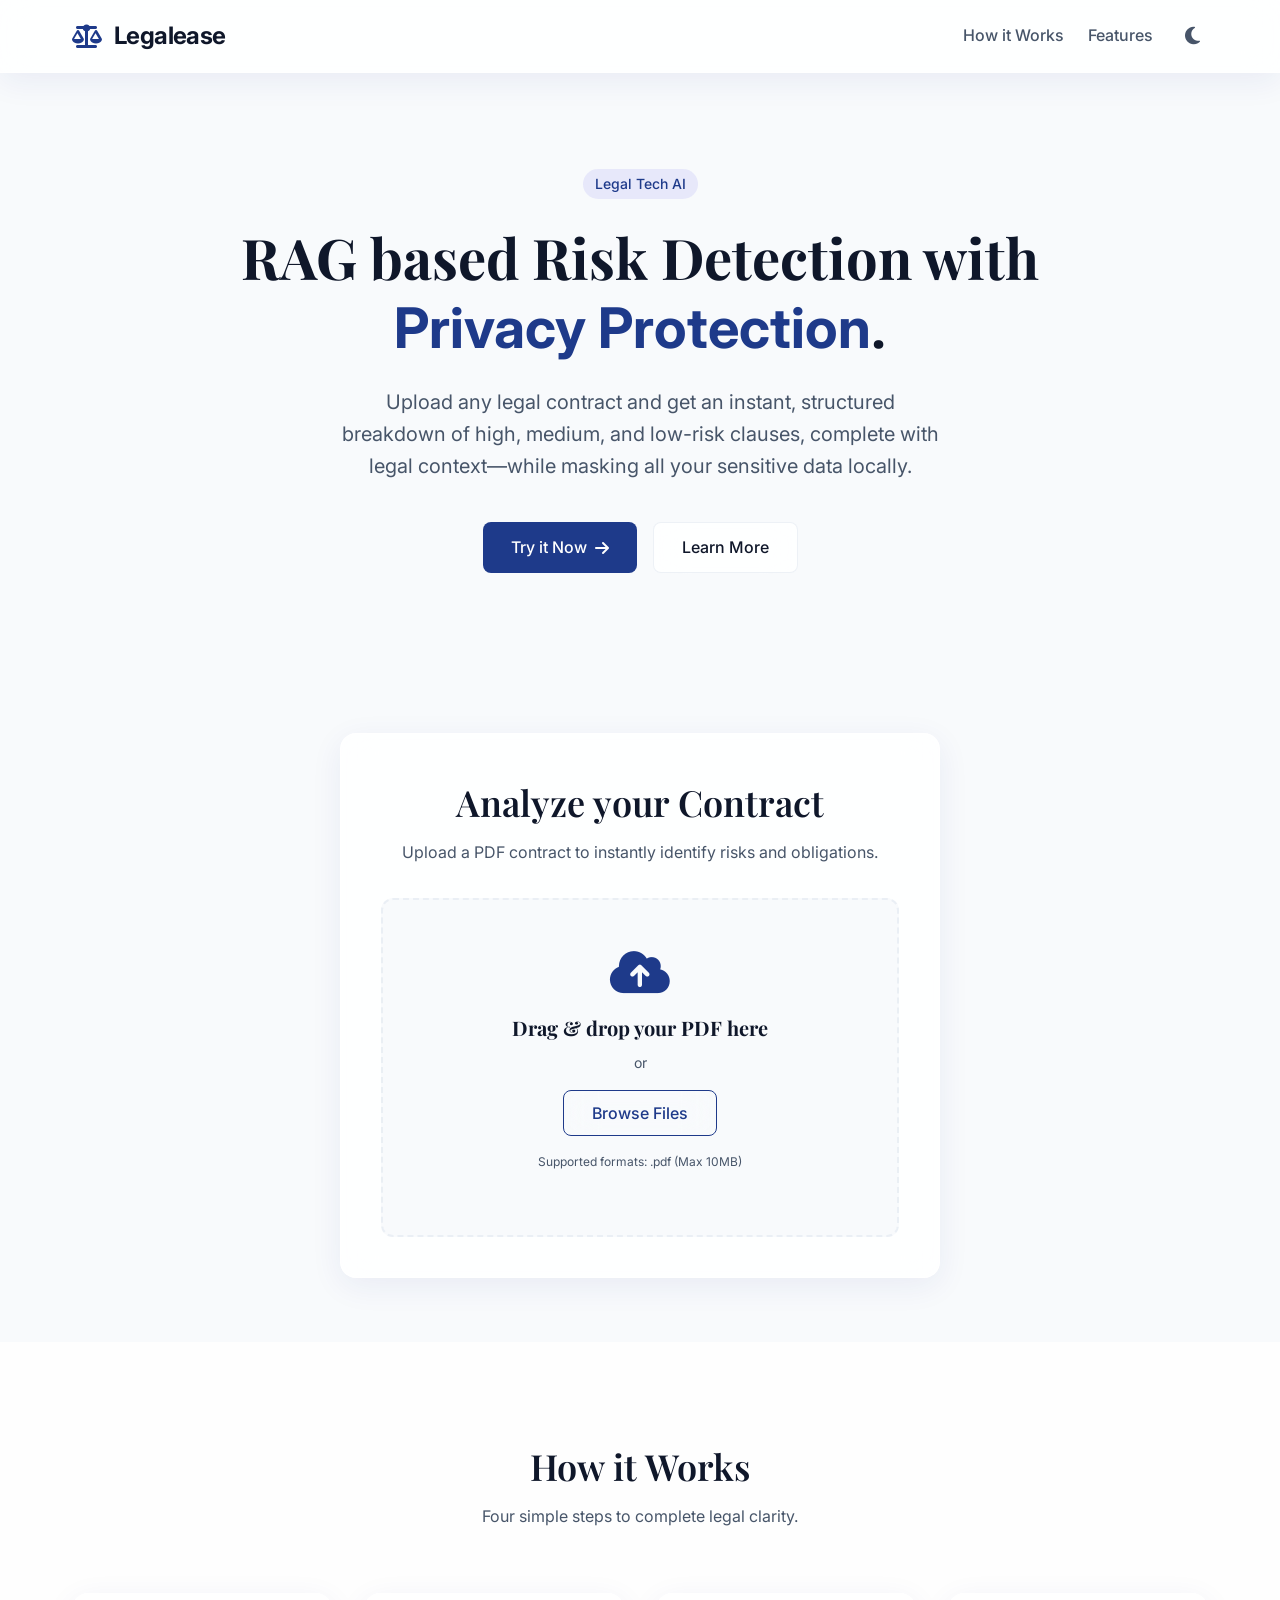
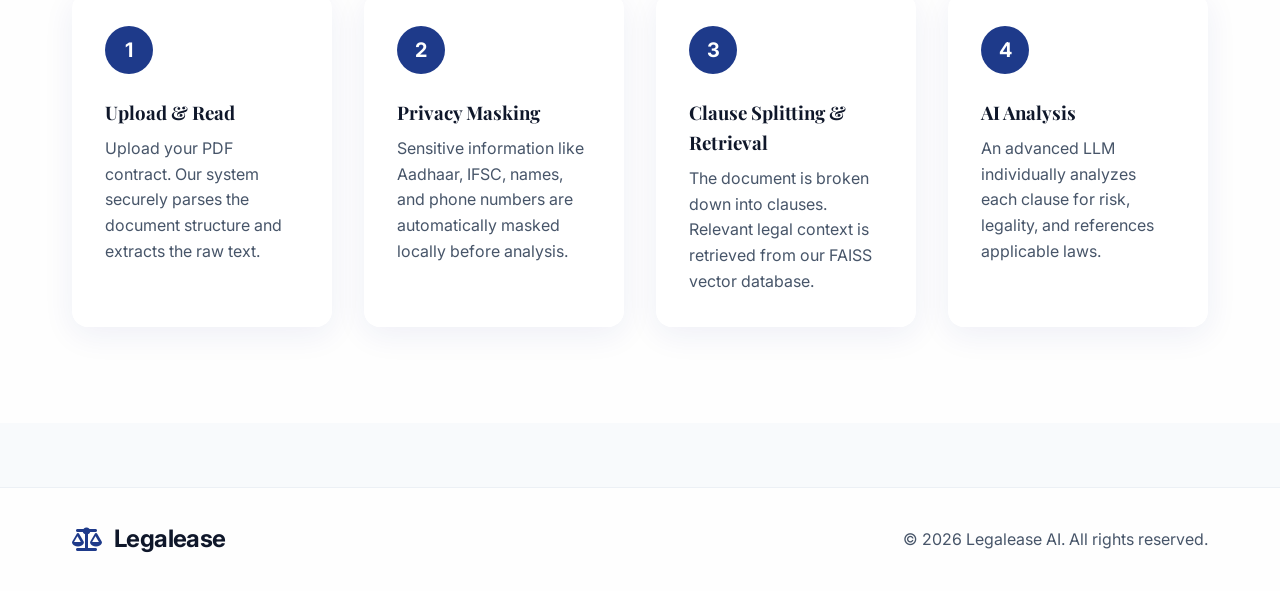
<file: frontend/index.html>
<!DOCTYPE html>
<html lang="en">
<head>
    <meta charset="UTF-8">
    <meta name="viewport" content="width=device-width, initial-scale=1.0">
    <title>Legalease - AI Contract Risk Detection</title>
    
    
    <!-- Google Fonts -->
    <link rel="preconnect" href="https://fonts.googleapis.com">
    <link rel="preconnect" href="https://fonts.gstatic.com" crossorigin>
    <link href="https://fonts.googleapis.com/css2?family=Inter:wght@300;400;500;600;700&display=swap" rel="stylesheet">
    
    <!-- FontAwesome Hooks -->
    <link rel="stylesheet" href="https://cdnjs.cloudflare.com/ajax/libs/font-awesome/6.4.0/css/all.min.css">
    
    <!-- Styles -->
    <link rel="stylesheet" href="styles.css">
</head>
<body class="light-mode">
    
    <nav class="navbar">
        <div class="nav-container">
            <div class="logo">
                <i class="fa-solid fa-scale-balanced logo-icon"></i>
                <span class="logo-text">Legalease</span>
            </div>
            <div class="nav-links">
                <a href="#how-it-works">How it Works</a>
                <a href="#features">Features</a>
                <button id="theme-toggle" class="icon-btn" aria-label="Toggle Dark Mode">
                    <i class="fa-solid fa-moon"></i>
                </button>
            </div>
        </div>
    </nav>

    <main>
        <!-- Hero Section -->
        <section class="hero">
            <div class="hero-content">
                <div class="badge">Legal Tech AI</div>
                <h1>RAG based Risk Detection with <span>Privacy Protection</span>.</h1>
                <p>Upload any legal contract and get an instant, structured breakdown of high, medium, and low-risk clauses, complete with legal context—while masking all your sensitive data locally.</p>
                <div class="hero-actions">
                    <a href="#upload-section" class="btn btn-primary">Try it Now <i class="fa-solid fa-arrow-right"></i></a>
                    <a href="#how-it-works" class="btn btn-secondary">Learn More</a>
                </div>
            </div>
        </section>

        <!-- Upload Section -->
        <section id="upload-section" class="upload-section">
            <div class="container">
                <div class="upload-container">
                    <div class="upload-header">
                        <h2>Analyze your Contract</h2>
                        <p>Upload a PDF contract to instantly identify risks and obligations.</p>
                    </div>
                    
                    <div class="drop-zone" id="drop-zone">
                        <input type="file" id="file-input" accept=".pdf" hidden>
                        <i class="fa-solid fa-cloud-arrow-up upload-icon"></i>
                        <h3>Drag & drop your PDF here</h3>
                        <p>or</p>
                        <button class="btn btn-outline" onclick="document.getElementById('file-input').click()">Browse Files</button>
                        <p class="file-hint">Supported formats: .pdf (Max 10MB)</p>
                    </div>

                    <div id="file-details" class="file-details hidden">
                        <div class="file-info">
                            <i class="fa-solid fa-file-pdf document-icon"></i>
                            <span id="file-name" class="file-name">contract.pdf</span>
                            <button id="remove-file" class="icon-btn remove-btn"><i class="fa-solid fa-xmark"></i></button>
                        </div>
                        <button id="analyze-btn" class="btn btn-primary btn-full">Analyze Contract <i class="fa-solid fa-wand-magic-sparkles"></i></button>
                    </div>
                    
                    <!-- Loading Indicator -->
                    <div id="loading-state" class="loading-state hidden">
                        <div class="spinner"></div>
                        <h3 id="loading-text">Processing Document...</h3>
                        
                        <div class="progress-steps">
                            <div class="step active" id="step-1">
                                <i class="fa-solid fa-circle-check"></i>
                                <span>Reading PDF</span>
                            </div>
                            <div class="step" id="step-2">
                                <i class="fa-solid fa-circle"></i>
                                <span>Masking sensitive data</span>
                            </div>
                            <div class="step" id="step-3">
                                <i class="fa-solid fa-circle"></i>
                                <span>Splitting clauses</span>
                            </div>
                            <div class="step" id="step-4">
                                <i class="fa-solid fa-circle"></i>
                                <span>Analyzing contract</span>
                            </div>
                        </div>
                    </div>
                </div>
            </div>
        </section>

        <!-- How It Works Section -->
        <section id="how-it-works" class="how-it-works bg-alt">
            <div class="container">
                <div class="section-title">
                    <h2>How it Works</h2>
                    <p>Four simple steps to complete legal clarity.</p>
                </div>
                
                <div class="steps-grid">
                    <div class="step-card">
                        <div class="step-number">1</div>
                        <h3>Upload & Read</h3>
                        <p>Upload your PDF contract. Our system securely parses the document structure and extracts the raw text.</p>
                    </div>
                    <div class="step-card">
                        <div class="step-number">2</div>
                        <h3>Privacy Masking</h3>
                        <p>Sensitive information like Aadhaar, IFSC, names, and phone numbers are automatically masked locally before analysis.</p>
                    </div>
                    <div class="step-card">
                        <div class="step-number">3</div>
                        <h3>Clause Splitting & Retrieval</h3>
                        <p>The document is broken down into clauses. Relevant legal context is retrieved from our FAISS vector database.</p>
                    </div>
                    <div class="step-card">
                        <div class="step-number">4</div>
                        <h3>AI Analysis</h3>
                        <p>An advanced LLM individually analyzes each clause for risk, legality, and references applicable laws.</p>
                    </div>
                </div>
            </div>
        </section>

    </main>

    <footer>
        <div class="container">
            <div class="footer-content">
                <div class="logo">
                    <i class="fa-solid fa-scale-balanced logo-icon"></i>
                    <span class="logo-text">Legalease</span>
                </div>
                <p>&copy; 2026 Legalease AI. All rights reserved.</p>
            </div>
        </div>
    </footer>

    <script src="script.js"></script>
</body>
</html>
</file>
<file: frontend/styles.css>
@import url('https://fonts.googleapis.com/css2?family=Inter:wght@300;400;500;600&family=Playfair+Display:wght@500;600;700&display=swap');

:root {
    /* Premium Legal Theme Palette */
    --primary-color: #1E3A8A; /* Deep Navy */
    --primary-hover: #172554;
    --accent-color: #D4AF37; /* Gold */
    --accent-hover: #F2D06B;
    
    /* Risk Colors */
    --risk-high: #EF4444;
    --risk-high-bg: rgba(239, 68, 68, 0.15);
    --risk-medium: #F59E0B;
    --risk-medium-bg: rgba(245, 158, 11, 0.15);
    --risk-low: #10B981;
    --risk-low-bg: rgba(16, 185, 129, 0.15);
    
    /* Light Mode Variables with Glassmorphism */
    --bg-image: url('https://images.unsplash.com/photo-1589829085413-56de8ae18c73?auto=format&fit=crop&q=80&w=2000');
    --bg-color: #f8fafc;
    --bg-alt: rgba(255, 255, 255, 0.85); /* Glass base */
    --text-color: #0f172a;
    --text-muted: #475569;
    --border-color: rgba(226, 232, 240, 0.6);
    --card-shadow: 0 8px 32px 0 rgba(31, 38, 135, 0.07);
    --hover-bg: rgba(241, 245, 249, 0.9);
    --input-bg: rgba(255, 255, 255, 0.9);
    
    --glass-blur: blur(16px);
    --glass-border: 1px solid rgba(255, 255, 255, 0.4);
}

body.dark-mode {
    /* Dark Mode Premium Navy */
    --primary-color: #D4AF37; /* Gold accent */
    --primary-hover: #F2D06B;
    --accent-color: #1E3A8A;
    
    --bg-color: #0f172a;
    --bg-alt: rgba(15, 23, 42, 0.75); /* Dark Glass */
    --text-color: #f8fafc;
    --text-muted: #94a3b8;
    --border-color: rgba(51, 65, 85, 0.5);
    --card-shadow: 0 8px 32px 0 rgba(0, 0, 0, 0.4);
    --hover-bg: rgba(30, 41, 59, 0.8);
    --input-bg: rgba(15, 23, 42, 0.9);
    
    --glass-border: 1px solid rgba(255, 255, 255, 0.05);
}

/* Base Styles */
* {
    box-sizing: border-box;
    margin: 0;
    padding: 0;
    font-family: 'Inter', sans-serif;
}

body {
    background-color: var(--bg-color);
    background-image: linear-gradient(rgba(248, 250, 252, 0.92), rgba(248, 250, 252, 0.92)), var(--bg-image);
    background-size: cover;
    background-attachment: fixed;
    background-position: center;
    color: var(--text-color);
    line-height: 1.6;
    transition: background-color 0.3s ease, color 0.3s ease;
}

body.dark-mode {
    background-image: linear-gradient(rgba(15, 23, 42, 0.94), rgba(15, 23, 42, 0.94)), var(--bg-image);
}

/* ====== PRINT STYLES FOR EXPORT PDF ====== */
@media print {
    body.dark-mode, body.light-mode {
        background-color: white !important;
        color: black !important;
    }
    
    .navbar, .controls-bar, .chat-input, .chat-header p, #theme-toggle, .clause-header i, .btn-outline {
        display: none !important;
    }
    
    main.container {
        padding: 0 !important;
        max-width: 100% !important;
    }
    
    .clause-card, .summary-card, .chart-container-wrapper, .chat-container {
        box-shadow: none !important;
        border: 1px solid #ccc !important;
        break-inside: avoid;
        page-break-inside: avoid;
    }
    
    .chat-container {
        height: auto !important;
        position: static !important;
        border: none !important;
    }
    
    .chat-messages {
        overflow: visible !important;
        height: auto !important;
        max-height: none !important;
    }
    
    .clause-body {
        display: block !important;
    }
    
    * {
        -webkit-print-color-adjust: exact !important;
        print-color-adjust: exact !important;
    }
}

.hidden {
    display: none !important;
}

.container {
    max-width: 1200px;
    margin: 0 auto;
    padding: 0 2rem;
}

/* Typography */
h1, h2, h3, h4, h5, h6 {
    font-family: 'Playfair Display', serif;
    color: var(--text-color);
    margin-bottom: 0.5rem;
}

h1 {
    font-size: 3.5rem;
    font-weight: 700;
    line-height: 1.2;
    margin-bottom: 1.5rem;
}

h1 span {
    color: var(--primary-color);
}

h2 {
    font-size: 2.25rem;
    font-weight: 600;
}

p {
    color: var(--text-muted);
}

/* Buttons */
.btn {
    display: inline-flex;
    align-items: center;
    justify-content: center;
    gap: 0.5rem;
    padding: 0.75rem 1.75rem;
    border-radius: 0.5rem;
    font-weight: 500;
    font-size: 1rem;
    cursor: pointer;
    transition: all 0.3s cubic-bezier(0.4, 0, 0.2, 1);
    text-decoration: none;
    border: none;
    backdrop-filter: var(--glass-blur);
    -webkit-backdrop-filter: var(--glass-blur);
}

.btn-primary {
    background-color: var(--primary-color);
    color: white;
}

.btn-primary:hover {
    background-color: var(--primary-hover);
    transform: translateY(-1px);
}

.btn-secondary {
    background-color: var(--bg-alt);
    color: var(--text-color);
    border: 1px solid var(--border-color);
}

.btn-secondary:hover {
    background-color: var(--hover-bg);
}

.btn-outline {
    background-color: transparent;
    border: 1px solid var(--primary-color);
    color: var(--primary-color);
}

.btn-outline:hover {
    background-color: rgba(79, 70, 229, 0.1);
}

.btn-full {
    width: 100%;
}

.icon-btn {
    background: transparent;
    border: none;
    color: var(--text-muted);
    font-size: 1.25rem;
    cursor: pointer;
    padding: 0.5rem;
    border-radius: 0.375rem;
    transition: background-color 0.2s;
}

.icon-btn:hover {
    background-color: var(--hover-bg);
    color: var(--text-color);
}

/* Navbar */
.navbar {
    background-color: var(--bg-alt);
    border-bottom: var(--glass-border);
    backdrop-filter: var(--glass-blur);
    -webkit-backdrop-filter: var(--glass-blur);
    position: sticky;
    top: 0;
    z-index: 50;
    box-shadow: var(--card-shadow);
}

.nav-container {
    max-width: 1200px;
    margin: 0 auto;
    padding: 1rem 2rem;
    display: flex;
    justify-content: space-between;
    align-items: center;
}

.logo {
    display: flex;
    align-items: center;
    gap: 0.75rem;
}

.logo-icon {
    font-size: 1.5rem;
    color: var(--primary-color);
}

.logo-text {
    font-size: 1.5rem;
    font-weight: 700;
    letter-spacing: -0.025em;
    color: var(--text-color);
}

.nav-links {
    display: flex;
    align-items: center;
    gap: 1.5rem;
}

.nav-links a {
    text-decoration: none;
    color: var(--text-muted);
    font-weight: 500;
    transition: color 0.2s;
}

.nav-links a:hover {
    color: var(--text-color);
}

/* Hero Section */
.hero {
    padding: 6rem 2rem;
    text-align: center;
    display: flex;
    flex-direction: column;
    align-items: center;
}

.hero-content {
    max-width: 800px;
}

.badge {
    display: inline-block;
    padding: 0.25rem 0.75rem;
    background-color: rgba(79, 70, 229, 0.1);
    color: var(--primary-color);
    border-radius: 9999px;
    font-size: 0.875rem;
    font-weight: 500;
    margin-bottom: 1.5rem;
}

.hero p {
    font-size: 1.25rem;
    margin-bottom: 2.5rem;
    max-width: 600px;
    margin-left: auto;
    margin-right: auto;
}

.hero-actions {
    display: flex;
    justify-content: center;
    gap: 1rem;
}

/* Upload Section */
.upload-section {
    padding: 4rem 0;
}

.upload-container {
    max-width: 600px;
    margin: 0 auto;
    background-color: var(--bg-alt);
    backdrop-filter: var(--glass-blur);
    -webkit-backdrop-filter: var(--glass-blur);
    border-radius: 1rem;
    padding: 2.5rem;
    box-shadow: var(--card-shadow);
    border: var(--glass-border);
}

.upload-header {
    text-align: center;
    margin-bottom: 2rem;
}

.drop-zone {
    border: 2px dashed var(--border-color);
    border-radius: 0.75rem;
    padding: 3rem 2rem;
    text-align: center;
    transition: all 0.3s ease;
    background-color: var(--bg-color);
}

.drop-zone.dragover {
    border-color: var(--primary-color);
    background-color: rgba(79, 70, 229, 0.05);
}

.upload-icon {
    font-size: 3rem;
    color: var(--primary-color);
    margin-bottom: 1rem;
}

.drop-zone h3 {
    font-size: 1.25rem;
    margin-bottom: 0.5rem;
}

.drop-zone p {
    margin-bottom: 1rem;
    font-size: 0.875rem;
}

.file-hint {
    margin-top: 1rem;
    font-size: 0.75rem !important;
}

.file-details {
    margin-top: 1.5rem;
}

.file-info {
    display: flex;
    align-items: center;
    padding: 1rem;
    background-color: var(--bg-color);
    border: 1px solid var(--border-color);
    border-radius: 0.5rem;
    margin-bottom: 1.5rem;
}

.document-icon {
    font-size: 1.5rem;
    color: var(--risk-high);
    margin-right: 1rem;
}

.file-name {
    flex: 1;
    font-weight: 500;
    white-space: nowrap;
    overflow: hidden;
    text-overflow: ellipsis;
}

.remove-btn {
    color: var(--risk-high);
}

/* Loading State */
.loading-state {
    text-align: center;
    padding: 2rem 0;
}

.spinner {
    width: 3rem;
    height: 3rem;
    border: 4px solid var(--border-color);
    border-top-color: var(--primary-color);
    border-radius: 50%;
    animation: spin 1s linear infinite;
    margin: 0 auto 1.5rem;
}

@keyframes spin {
    to { transform: rotate(360deg); }
}

.progress-steps {
    display: flex;
    flex-direction: column;
    gap: 1rem;
    margin-top: 2rem;
    text-align: left;
    max-width: 300px;
    margin-left: auto;
    margin-right: auto;
}

.step {
    display: flex;
    align-items: center;
    gap: 1rem;
    color: var(--text-muted);
}

.step i {
    font-size: 1.25rem;
}

.step.active {
    color: var(--primary-color);
    font-weight: 500;
}

.step.completed {
    color: var(--risk-low);
}

.step.completed i {
    color: var(--risk-low);
}

/* How It Works */
.how-it-works {
    padding: 6rem 0;
}

.bg-alt {
    background-color: var(--bg-alt);
}

.section-title {
    text-align: center;
    margin-bottom: 4rem;
}

.steps-grid {
    display: grid;
    grid-template-columns: repeat(auto-fit, minmax(250px, 1fr));
    gap: 2rem;
}

.step-card {
    background-color: var(--bg-alt);
    backdrop-filter: var(--glass-blur);
    -webkit-backdrop-filter: var(--glass-blur);
    padding: 2rem;
    border-radius: 1rem;
    box-shadow: var(--card-shadow);
    border: var(--glass-border);
    position: relative;
    transition: transform 0.4s cubic-bezier(0.175, 0.885, 0.32, 1.275), box-shadow 0.4s ease;
}

.step-card:hover {
    transform: translateY(-5px);
}

.step-number {
    width: 3rem;
    height: 3rem;
    background-color: var(--primary-color);
    color: white;
    border-radius: 50%;
    display: flex;
    align-items: center;
    justify-content: center;
    font-size: 1.25rem;
    font-weight: 700;
    margin-bottom: 1.5rem;
}

/* Footer */
footer {
    background-color: var(--bg-alt);
    border-top: 1px solid var(--border-color);
    padding: 2rem 0;
    margin-top: 4rem;
}

.footer-content {
    display: flex;
    justify-content: space-between;
    align-items: center;
}

/* Responsive */
@media (max-width: 768px) {
    h1 { font-size: 2.5rem; }
    .hero-actions { flex-direction: column; }
    .footer-content { flex-direction: column; gap: 1rem; text-align: center; }
}

/* ====== DASHBOARD SPECIFIC STYLES ====== */
.dashboard-header {
    margin: 2rem 0;
    display: flex;
    justify-content: space-between;
    align-items: flex-end;
}

/* Summary Cards */
.summary-grid {
    display: grid;
    grid-template-columns: repeat(auto-fit, minmax(200px, 1fr));
    gap: 1.5rem;
    margin-bottom: 2rem;
}

.summary-card {
    background-color: var(--bg-alt);
    backdrop-filter: var(--glass-blur);
    -webkit-backdrop-filter: var(--glass-blur);
    border-radius: 1rem;
    padding: 1.5rem;
    box-shadow: var(--card-shadow);
    border: var(--glass-border);
    display: flex;
    align-items: center;
    gap: 1rem;
    transition: transform 0.3s ease, box-shadow 0.3s ease;
}

.summary-card:hover {
    transform: translateY(-2px);
    box-shadow: 0 10px 25px -5px rgba(0, 0, 0, 0.1), 0 8px 10px -6px rgba(0, 0, 0, 0.1);
}

.summary-icon {
    width: 3.5rem;
    height: 3.5rem;
    border-radius: 0.75rem;
    display: flex;
    align-items: center;
    justify-content: center;
    font-size: 1.5rem;
}

.icon-blue { background-color: rgba(79, 70, 229, 0.1); color: var(--primary-color); }
.icon-red { background-color: var(--risk-high-bg); color: var(--risk-high); }
.icon-orange { background-color: var(--risk-medium-bg); color: var(--risk-medium); }
.icon-green { background-color: var(--risk-low-bg); color: var(--risk-low); }

.summary-info h4 {
    color: var(--text-muted);
    font-size: 0.875rem;
    font-weight: 500;
    margin-bottom: 0.25rem;
}

.summary-info p {
    color: var(--text-color);
    font-size: 1.75rem;
    font-weight: 700;
}

/* Risk Dashboard Layout */
.dashboard-layout {
    display: grid;
    grid-template-columns: 2fr 1fr;
    gap: 2rem;
    margin-bottom: 4rem;
}

@media (max-width: 1024px) {
    .dashboard-layout {
        grid-template-columns: 1fr;
    }
}

/* Chart Container */
.chart-container-wrapper {
    background-color: var(--bg-alt);
    backdrop-filter: var(--glass-blur);
    -webkit-backdrop-filter: var(--glass-blur);
    border-radius: 1rem;
    padding: 1.5rem;
    box-shadow: var(--card-shadow);
    border: var(--glass-border);
    margin-bottom: 2rem;
}

.chart-inner {
    position: relative;
    height: 300px;
    width: 100%;
}

.chart-container-wrapper h3 {
    margin-bottom: 1.5rem;
}

/* Filtering & Controls */
.controls-bar {
    display: flex;
    justify-content: space-between;
    align-items: center;
    margin-bottom: 1.5rem;
    background-color: var(--bg-alt);
    backdrop-filter: var(--glass-blur);
    -webkit-backdrop-filter: var(--glass-blur);
    padding: 1rem 1.5rem;
    border-radius: 1rem;
    box-shadow: var(--card-shadow);
    border: var(--glass-border);
    flex-wrap: wrap;
    gap: 1rem;
}

.filter-group {
    display: flex;
    gap: 0.5rem;
}

.filter-btn {
    padding: 0.5rem 1rem;
    border-radius: 9999px;
    border: 1px solid var(--border-color);
    background: transparent;
    color: var(--text-muted);
    font-size: 0.875rem;
    cursor: pointer;
    transition: all 0.2s;
}

.filter-btn:hover {
    background-color: var(--hover-bg);
}

.filter-btn.active {
    background-color: var(--primary-color);
    color: white;
    border-color: var(--primary-color);
}

.search-box {
    position: relative;
    width: 250px;
}

.search-box i {
    position: absolute;
    left: 1rem;
    top: 50%;
    transform: translateY(-50%);
    color: var(--text-muted);
}

.search-box input {
    width: 100%;
    padding: 0.5rem 1rem 0.5rem 2.5rem;
    border-radius: 9999px;
    border: 1px solid var(--border-color);
    background-color: var(--input-bg);
    color: var(--text-color);
    outline: none;
    transition: border-color 0.2s;
}

.search-box input:focus {
    border-color: var(--primary-color);
}

/* Clause Cards */
.clauses-container {
    display: flex;
    flex-direction: column;
    gap: 1.5rem;
}

.clause-card {
    background-color: var(--bg-alt);
    backdrop-filter: var(--glass-blur);
    -webkit-backdrop-filter: var(--glass-blur);
    border-radius: 1rem;
    box-shadow: var(--card-shadow);
    border: var(--glass-border);
    overflow: hidden;
    transition: transform 0.2s, box-shadow 0.2s;
}

.clause-card:hover {
    box-shadow: 0 10px 15px -3px rgba(0, 0, 0, 0.1), 0 4px 6px -2px rgba(0, 0, 0, 0.05);
}

.clause-card.risk-high { border-left: 4px solid var(--risk-high); }
.clause-card.risk-medium { border-left: 4px solid var(--risk-medium); }
.clause-card.risk-low { border-left: 4px solid var(--risk-low); }

.clause-header {
    padding: 1.5rem;
    display: flex;
    justify-content: space-between;
    align-items: flex-start;
    border-bottom: 1px solid var(--border-color);
    cursor: pointer;
}

.clause-title {
    display: flex;
    align-items: center;
    gap: 1rem;
}

.clause-title h4 {
    margin: 0;
    font-size: 1.125rem;
}

.badge-risk {
    padding: 0.25rem 0.75rem;
    border-radius: 9999px;
    font-size: 0.75rem;
    font-weight: 600;
    text-transform: uppercase;
}

.badge-high { background-color: var(--risk-high-bg); color: var(--risk-high); }
.badge-medium { background-color: var(--risk-medium-bg); color: var(--risk-medium); }
.badge-low { background-color: var(--risk-low-bg); color: var(--risk-low); }
.badge-illegal { background-color: rgba(239, 68, 68, 0.1); color: var(--risk-high); border: 1px solid var(--risk-high); }

.clause-actions {
    display: flex;
    gap: 0.5rem;
}

.clause-body {
    padding: 1.5rem;
}

.clause-text {
    font-style: italic;
    background-color: var(--bg-color);
    padding: 1rem;
    border-radius: 0.5rem;
    margin-bottom: 1.5rem;
    border-left: 2px solid var(--border-color);
}

.reason-box {
    margin-bottom: 1rem;
}

.reason-title {
    display: flex;
    align-items: center;
    gap: 0.5rem;
    font-weight: 600;
    color: var(--text-color);
    margin-bottom: 0.5rem;
}

.law-reference {
    background-color: var(--bg-color);
    padding: 0.75rem 1rem;
    border-radius: 0.5rem;
    font-size: 0.875rem;
    border: 1px dashed var(--border-color);
    display: flex;
    align-items: flex-start;
    gap: 0.75rem;
}

/* Legal Assistant Chat */
.chat-container {
    background-color: var(--bg-alt);
    backdrop-filter: var(--glass-blur);
    -webkit-backdrop-filter: var(--glass-blur);
    border-radius: 1rem;
    box-shadow: var(--card-shadow);
    border: var(--glass-border);
    display: flex;
    flex-direction: column;
    height: 500px;
    position: sticky;
    top: 5rem;
}

.chat-header {
    padding: 1.25rem;
    border-bottom: 1px solid var(--border-color);
    display: flex;
    align-items: center;
    gap: 0.75rem;
    background-color: var(--primary-color);
    color: white;
    border-radius: 1rem 1rem 0 0;
}

.chat-header h3 {
    margin: 0;
    color: white;
    font-size: 1.125rem;
}

.chat-header p {
    color: rgba(255, 255, 255, 0.8);
    font-size: 0.75rem;
    margin: 0;
}

.chat-messages {
    flex: 1;
    overflow-y: auto;
    padding: 1.5rem;
    display: flex;
    flex-direction: column;
    gap: 1rem;
}

.message {
    max-width: 85%;
    padding: 0.75rem 1rem;
    border-radius: 1rem;
    font-size: 0.9375rem;
}

.bot-message {
    align-self: flex-start;
    background-color: var(--bg-color);
    border: 1px solid var(--border-color);
    border-bottom-left-radius: 0.25rem;
}

.bot-message p { margin-bottom: 0.5rem; color: inherit; }
.bot-message p:last-child { margin-bottom: 0; }
.bot-message ul, .bot-message ol { margin: 0.5rem 0; padding-left: 1.5rem; }
.bot-message li { margin-bottom: 0.25rem; }
.bot-message strong { font-weight: 600; }

.user-message {
    align-self: flex-end;
    background-color: var(--primary-color);
    color: white;
    border-bottom-right-radius: 0.25rem;
}

.chat-input {
    padding: 1.25rem;
    border-top: 1px solid var(--border-color);
    display: flex;
    gap: 0.5rem;
}

.chat-input input {
    flex: 1;
    padding: 0.75rem 1rem;
    border-radius: 0.5rem;
    border: 1px solid var(--border-color);
    background-color: var(--input-bg);
    color: var(--text-color);
    outline: none;
    transition: border-color 0.2s;
}

.chat-input input:focus {
    border-color: var(--primary-color);
}

.chat-input button {
    padding: 0 1.25rem;
    background-color: var(--primary-color);
    color: white;
    border: none;
    border-radius: 0.5rem;
    cursor: pointer;
    transition: background-color 0.2s;
}

.chat-input button:hover {
    background-color: var(--primary-hover);
}

.typing-indicator {
    display: flex;
    gap: 0.25rem;
    padding: 0.5rem 1rem;
    background-color: var(--bg-color);
    border-radius: 1rem;
    align-self: flex-start;
    border: 1px solid var(--border-color);
}

.typing-indicator span {
    width: 0.4rem;
    height: 0.4rem;
    background-color: var(--text-muted);
    border-radius: 50%;
    animation: typing 1.4s infinite ease-in-out;
}

.typing-indicator span:nth-child(1) { animation-delay: 0s; }
.typing-indicator span:nth-child(2) { animation-delay: 0.2s; }
.typing-indicator span:nth-child(3) { animation-delay: 0.4s; }

@keyframes typing {
    0%, 100% { transform: scale(1); opacity: 0.5; }
    50% { transform: scale(1.2); opacity: 1; }
}

/* Tooltip */
.tooltip-trigger {
    border-bottom: 1px dotted var(--primary-color);
    cursor: help;
    position: relative;
}
</file>
